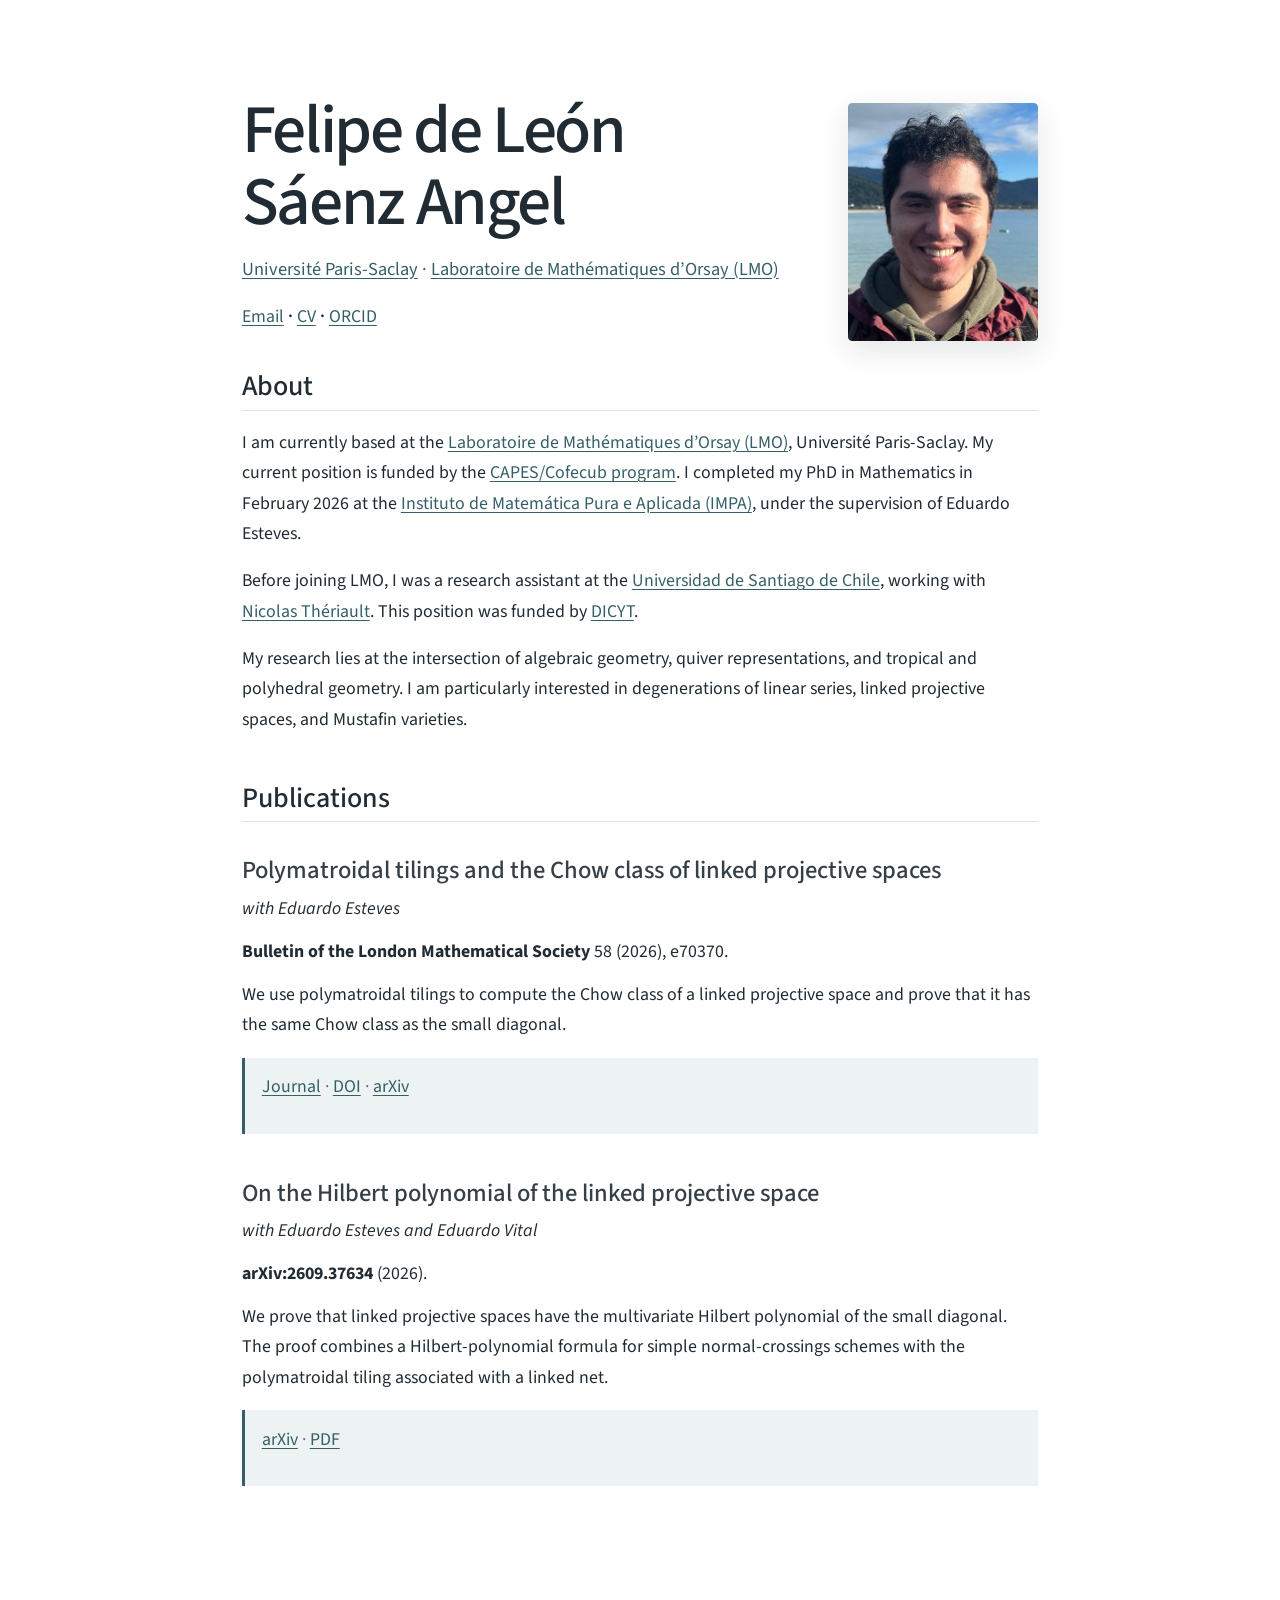
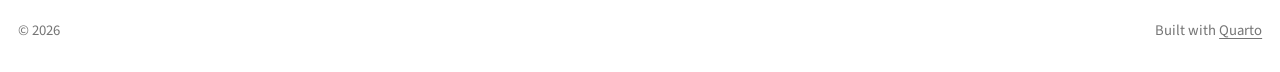
<file: index.html>
<!DOCTYPE html>
<html xmlns="http://www.w3.org/1999/xhtml" lang="en" xml:lang="en"><head>

<meta charset="utf-8">
<meta name="generator" content="quarto-1.10.18">

<meta name="viewport" content="width=device-width, initial-scale=1.0, user-scalable=yes">


<title>Felipe de León Sáenz Angel – Felipe de León</title>
<style>
/* Default styles provided by pandoc.
** See https://pandoc.org/MANUAL.html#variables-for-html for config info.
*/
span.smallcaps{font-variant: small-caps;}
div.columns{display: flex; gap: 1.5em;}
div.column{flex: auto;}
@media screen {
div.columns{gap: min(4vw, 1.5em);}
div.column{overflow-x: auto;}
}
div.hanging-indent{margin-left: 1.5em; text-indent: -1.5em;}
ul.task-list{list-style: none;}
ul.task-list li input[type="checkbox"] {
  width: 0.8em;
  margin: 0 0.8em 0.2em -1em; /* quarto-specific, see https://github.com/quarto-dev/quarto-cli/issues/4556 */ 
  vertical-align: middle;
}
</style>


<script src="site_libs/quarto-nav/quarto-nav.js"></script>
<script src="site_libs/clipboard/clipboard.min.js"></script>
<script src="site_libs/quarto-search/autocomplete.umd.js"></script>
<script src="site_libs/quarto-search/fuse.min.js"></script>
<script src="site_libs/quarto-search/quarto-search.js"></script>
<meta name="quarto:offset" content="./">
<script src="site_libs/quarto-html/quarto.js" type="module"></script>
<script src="site_libs/quarto-html/tabsets/tabsets.js" type="module"></script>
<script src="site_libs/quarto-html/popper.min.js"></script>
<script src="site_libs/quarto-html/tippy.umd.min.js"></script>
<script src="site_libs/quarto-html/anchor.min.js"></script>
<link href="site_libs/quarto-html/tippy.css" rel="stylesheet">
<link href="site_libs/quarto-html/quarto-syntax-highlighting-64a204ab8560d761af7679ceaba22944.css" rel="stylesheet" id="quarto-text-highlighting-styles">
<script src="site_libs/bootstrap/bootstrap.min.js"></script>
<link href="site_libs/bootstrap/bootstrap-icons.css" rel="stylesheet">
<link href="site_libs/bootstrap/bootstrap-faecc01bb78e9d82fae992a54ca4dc4d.min.css" rel="stylesheet" append-hash="true" id="quarto-bootstrap" data-mode="light">
<script id="quarto-search-options" type="application/json">{
  "location": "sidebar",
  "copy-button": false,
  "collapse-after": 3,
  "panel-placement": "start",
  "type": "textbox",
  "limit": 50,
  "keyboard-shortcut": [
    "f",
    "/",
    "s"
  ],
  "show-item-context": false,
  "language": {
    "search-no-results-text": "No results",
    "search-matching-documents-text": "matching documents",
    "search-copy-link-title": "Copy link to search",
    "search-hide-matches-text": "Hide additional matches",
    "search-more-match-text": "more match in this document",
    "search-more-matches-text": "more matches in this document",
    "search-clear-button-title": "Clear",
    "search-text-placeholder": "",
    "search-detached-cancel-button-title": "Cancel",
    "search-submit-button-title": "Submit",
    "search-label": "Search"
  }
}</script>
<style>html{ scroll-behavior: smooth; }</style>


<link rel="stylesheet" href="styles.css">
<meta property="og:title" content="Felipe de León Sáenz Angel">
<meta property="og:description" content="Academic website of Felipe de León Sáenz Angel">
<meta property="og:image" content="https://felipedeleonmath.github.io/images/profile.jpg">
<meta property="og:site_name" content="Felipe de León">
<meta property="og:image:alt" content="Portrait of Felipe de León Sáenz Angel">
</head>

<body class="home-page fullcontent quarto-light">

<div id="quarto-search-results"></div>
<!-- content -->
<div id="quarto-content" class="quarto-container page-columns page-rows-contents page-layout-article">
<!-- sidebar -->
<!-- margin-sidebar -->
    
<!-- main -->
<main class="content" id="quarto-document-content"><header id="title-block-header" class="quarto-title-block"><h1 class="title display-7">Felipe de León Sáenz Angel</h1></header>

<header id="title-block-header">


</header>


<div class="hero">
<section id="felipe-de-león-sáenz-angel" class="level1 hero-copy">
<h1>Felipe de León Sáenz Angel</h1>
<div class="affiliation">
<p><a href="https://www.universite-paris-saclay.fr/">Université Paris-Saclay</a> · <a href="https://www.imo.universite-paris-saclay.fr/fr/la-recherche/">Laboratoire de Mathématiques d’Orsay (LMO)</a></p>
</div>
<div class="profile-links">
<p><a href="mailto:felipedeleon.math@gmail.com">Email</a> · <a href="files/cv.pdf">CV</a> · <a href="https://orcid.org/0009-0000-8266-4414">ORCID</a></p>
</div>
</section>
<div class="portrait">
<p><img src="images/profile.jpg" class="profile-photo img-fluid" alt="Portrait of Felipe de León Sáenz Angel"></p>
</div>
</div>
<section id="about" class="level2">
<h2 class="anchored" data-anchor-id="about">About</h2>
<p>I am currently based at the <a href="https://www.imo.universite-paris-saclay.fr/fr/la-recherche/">Laboratoire de Mathématiques d’Orsay (LMO)</a>, Université Paris-Saclay. My current position is funded by the <a href="https://www.gov.br/capes/pt-br/acesso-a-informacao/acoes-e-programas/bolsas/bolsas-e-auxilios-internacionais/bolsas-e-auxilios-internacionais/encontre-aqui/paises/franca/cofecub">CAPES/Cofecub program</a>. I completed my PhD in Mathematics in February 2026 at the <a href="https://impa.br/">Instituto de Matemática Pura e Aplicada (IMPA)</a>, under the supervision of Eduardo Esteves.</p>
<p>Before joining LMO, I was a research assistant at the <a href="https://www.usach.cl/">Universidad de Santiago de Chile</a>, working with <a href="https://www.magister.dmcc.usach.cl/profesores-del-programa/nicolas-theriault/">Nicolas Thériault</a>. This position was funded by <a href="https://dicyt.usach.cl/">DICYT</a>.</p>
<p>My research lies at the intersection of algebraic geometry, quiver representations, and tropical and polyhedral geometry. I am particularly interested in degenerations of linear series, linked projective spaces, and Mustafin varieties.</p>
</section>
<section id="publications" class="level2">
<h2 class="anchored" data-anchor-id="publications">Publications</h2>
<section id="polymatroidal-tilings-and-the-chow-class-of-linked-projective-spaces" class="level3 publication-entry">
<h3 class="anchored" data-anchor-id="polymatroidal-tilings-and-the-chow-class-of-linked-projective-spaces">Polymatroidal tilings and the Chow class of linked projective spaces</h3>
<p><em>with Eduardo Esteves</em></p>
<p><strong>Bulletin of the London Mathematical Society</strong> 58 (2026), e70370.</p>
<p>We use polymatroidal tilings to compute the Chow class of a linked projective space and prove that it has the same Chow class as the small diagonal.</p>
<div class="project-links">
<p><a href="https://londmathsoc.onlinelibrary.wiley.com/doi/10.1112/blms.70370">Journal</a> · <a href="https://doi.org/10.1112/blms.70370">DOI</a> · <a href="https://arxiv.org/abs/2508.14799">arXiv</a></p>
</div>
</section>
<section id="on-the-hilbert-polynomial-of-the-linked-projective-space" class="level3 publication-entry">
<h3 class="anchored" data-anchor-id="on-the-hilbert-polynomial-of-the-linked-projective-space">On the Hilbert polynomial of the linked projective space</h3>
<p><em>with Eduardo Esteves and Eduardo Vital</em></p>
<p><strong>arXiv:2609.37634</strong> (2026).</p>
<p>We prove that linked projective spaces have the multivariate Hilbert polynomial of the small diagonal. The proof combines a Hilbert-polynomial formula for simple normal-crossings schemes with the polymatroidal tiling associated with a linked net.</p>
<div class="project-links">
<p><a href="https://arxiv.org/abs/2609.37634">arXiv</a> · <a href="https://arxiv.org/pdf/2609.37634">PDF</a></p>
</div>
</section>


</section>

</main> <!-- /main -->
<script id="quarto-html-after-body" type="application/javascript">
  window.document.addEventListener("DOMContentLoaded", function (event) {
    const icon = "";
    const anchorJS = new window.AnchorJS();
    anchorJS.options = {
      placement: 'right',
      icon: icon
    };
    anchorJS.add('.anchored');
    const isCodeAnnotation = (el) => {
      for (const clz of el.classList) {
        if (clz.startsWith('code-annotation-')) {                     
          return true;
        }
      }
      return false;
    }
    const onCopySuccess = function(e) {
      // button target
      const button = e.trigger;
      // don't keep focus
      button.blur();
      // flash "checked"
      button.classList.add('code-copy-button-checked');
      var currentTitle = button.getAttribute("title");
      button.setAttribute("title", "Copied!");
      let tooltip;
      if (window.bootstrap) {
        button.setAttribute("data-bs-toggle", "tooltip");
        button.setAttribute("data-bs-placement", "left");
        button.setAttribute("data-bs-title", "Copied!");
        tooltip = new bootstrap.Tooltip(button, 
          { trigger: "manual", 
            customClass: "code-copy-button-tooltip",
            offset: [0, -8]});
        tooltip.show();    
      }
      setTimeout(function() {
        if (tooltip) {
          tooltip.hide();
          button.removeAttribute("data-bs-title");
          button.removeAttribute("data-bs-toggle");
          button.removeAttribute("data-bs-placement");
        }
        button.setAttribute("title", currentTitle);
        button.classList.remove('code-copy-button-checked');
      }, 1000);
      // clear code selection
      e.clearSelection();
    }
    const getTextToCopy = function(trigger) {
      const outerScaffold = trigger.parentElement.cloneNode(true);
      const codeEl = outerScaffold.querySelector('code');
      for (const childEl of codeEl.children) {
        if (isCodeAnnotation(childEl)) {
          childEl.remove();
        }
      }
      return codeEl.innerText;
    }
    const clipboard = new window.ClipboardJS('.code-copy-button:not([data-in-quarto-modal])', {
      text: getTextToCopy
    });
    clipboard.on('success', onCopySuccess);
    if (window.document.getElementById('quarto-embedded-source-code-modal')) {
      const clipboardModal = new window.ClipboardJS('.code-copy-button[data-in-quarto-modal]', {
        text: getTextToCopy,
        container: window.document.getElementById('quarto-embedded-source-code-modal')
      });
      clipboardModal.on('success', onCopySuccess);
    }
      var localhostRegex = new RegExp(/^(?:http|https):\/\/localhost\:?[0-9]*\//);
      var mailtoRegex = new RegExp(/^mailto:/);
        var filterRegex = new RegExp("https:\/\/felipedeleonmath\.github\.io");
      var isInternal = (href) => {
          return filterRegex.test(href) || localhostRegex.test(href) || mailtoRegex.test(href);
      }
      // Inspect non-navigation links and adorn them if external
     var links = window.document.querySelectorAll('a[href]:not(.nav-link):not(.navbar-brand):not(.toc-action):not(.sidebar-link):not(.sidebar-item-toggle):not(.pagination-link):not(.no-external):not([aria-hidden]):not(.dropdown-item):not(.quarto-navigation-tool):not(.about-link)');
      for (var i=0; i<links.length; i++) {
        const link = links[i];
        if (!isInternal(link.href)) {
          // undo the damage that might have been done by quarto-nav.js in the case of
          // links that we want to consider external
          if (link.dataset.originalHref !== undefined) {
            link.href = link.dataset.originalHref;
          }
            // target, if specified
            link.setAttribute("target", "_blank");
            if (link.getAttribute("rel") === null) {
              link.setAttribute("rel", "noopener");
            }
        }
      }
    function tippyHover(el, contentFn, onTriggerFn, onUntriggerFn) {
      const config = {
        allowHTML: true,
        maxWidth: 500,
        delay: 100,
        arrow: false,
        appendTo: function(el) {
            return el.parentElement;
        },
        interactive: true,
        interactiveBorder: 10,
        theme: 'quarto',
        placement: 'bottom-start',
      };
      if (contentFn) {
        config.content = contentFn;
      }
      if (onTriggerFn) {
        config.onTrigger = onTriggerFn;
      }
      if (onUntriggerFn) {
        config.onUntrigger = onUntriggerFn;
      }
      window.tippy(el, config); 
    }
    const noterefs = window.document.querySelectorAll('a[role="doc-noteref"]');
    for (var i=0; i<noterefs.length; i++) {
      const ref = noterefs[i];
      tippyHover(ref, function() {
        // use id or data attribute instead here
        let href = ref.getAttribute('data-footnote-href') || ref.getAttribute('href');
        try { href = new URL(href).hash; } catch {}
        const id = href.replace(/^#\/?/, "");
        const note = window.document.getElementById(id);
        if (note) {
          return note.innerHTML;
        } else {
          return "";
        }
      });
    }
    const xrefs = window.document.querySelectorAll('a.quarto-xref');
    const processXRef = (id, note) => {
      // Strip column container classes
      const stripColumnClz = (el) => {
        el.classList.remove("page-full", "page-columns");
        if (el.children) {
          for (const child of el.children) {
            stripColumnClz(child);
          }
        }
      }
      stripColumnClz(note)
      if (id === null || id.startsWith('sec-')) {
        // Special case sections, only their first couple elements
        const container = document.createElement("div");
        if (note.children && note.children.length > 2) {
          container.appendChild(note.children[0].cloneNode(true));
          for (let i = 1; i < note.children.length; i++) {
            const child = note.children[i];
            if (child.tagName === "P" && child.innerText === "") {
              continue;
            } else {
              container.appendChild(child.cloneNode(true));
              break;
            }
          }
          if (window.Quarto?.typesetMath) {
            window.Quarto.typesetMath(container);
          }
          return container.innerHTML
        } else {
          if (window.Quarto?.typesetMath) {
            window.Quarto.typesetMath(note);
          }
          return note.innerHTML;
        }
      } else {
        // Remove any anchor links if they are present
        const anchorLink = note.querySelector('a.anchorjs-link');
        if (anchorLink) {
          anchorLink.remove();
        }
        if (window.Quarto?.typesetMath) {
          window.Quarto.typesetMath(note);
        }
        if (note.classList.contains("callout")) {
          return note.outerHTML;
        } else {
          return note.innerHTML;
        }
      }
    }
    for (var i=0; i<xrefs.length; i++) {
      const xref = xrefs[i];
      tippyHover(xref, undefined, function(instance) {
        instance.disable();
        let url = xref.getAttribute('href');
        let hash = undefined; 
        if (url.startsWith('#')) {
          hash = url;
        } else {
          try { hash = new URL(url).hash; } catch {}
        }
        if (hash) {
          const id = hash.replace(/^#\/?/, "");
          const note = window.document.getElementById(id);
          if (note !== null) {
            try {
              const html = processXRef(id, note.cloneNode(true));
              instance.setContent(html);
            } finally {
              instance.enable();
              instance.show();
            }
          } else {
            // See if we can fetch this
            fetch(url.split('#')[0])
            .then(res => res.text())
            .then(html => {
              const parser = new DOMParser();
              const htmlDoc = parser.parseFromString(html, "text/html");
              const note = htmlDoc.getElementById(id);
              if (note !== null) {
                const html = processXRef(id, note);
                instance.setContent(html);
              } 
            }).finally(() => {
              instance.enable();
              instance.show();
            });
          }
        } else {
          // See if we can fetch a full url (with no hash to target)
          // This is a special case and we should probably do some content thinning / targeting
          fetch(url)
          .then(res => res.text())
          .then(html => {
            const parser = new DOMParser();
            const htmlDoc = parser.parseFromString(html, "text/html");
            const note = htmlDoc.querySelector('main.content');
            if (note !== null) {
              // This should only happen for chapter cross references
              // (since there is no id in the URL)
              // remove the first header
              if (note.children.length > 0 && note.children[0].tagName === "HEADER") {
                note.children[0].remove();
              }
              const html = processXRef(null, note);
              instance.setContent(html);
            } 
          }).finally(() => {
            instance.enable();
            instance.show();
          });
        }
      }, function(instance) {
      });
    }
        let selectedAnnoteEl;
        const selectorForAnnotation = ( cell, annotation) => {
          let cellAttr = 'data-code-cell="' + cell + '"';
          let lineAttr = 'data-code-annotation="' +  annotation + '"';
          const selector = 'span[' + cellAttr + '][' + lineAttr + ']';
          return selector;
        }
        const selectCodeLines = (annoteEl) => {
          const doc = window.document;
          const targetCell = annoteEl.getAttribute("data-target-cell");
          const targetAnnotation = annoteEl.getAttribute("data-target-annotation");
          const annoteSpan = window.document.querySelector(selectorForAnnotation(targetCell, targetAnnotation));
          const lines = annoteSpan.getAttribute("data-code-lines").split(",");
          const lineIds = lines.map((line) => {
            return targetCell + "-" + line;
          })
          let top = null;
          let height = null;
          let parent = null;
          if (lineIds.length > 0) {
              //compute the position of the single el (top and bottom and make a div)
              const el = window.document.getElementById(lineIds[0]);
              top = el.offsetTop;
              height = el.offsetHeight;
              parent = el.parentElement.parentElement;
            if (lineIds.length > 1) {
              const lastEl = window.document.getElementById(lineIds[lineIds.length - 1]);
              const bottom = lastEl.offsetTop + lastEl.offsetHeight;
              height = bottom - top;
            }
            if (top !== null && height !== null && parent !== null) {
              // cook up a div (if necessary) and position it 
              let div = window.document.getElementById("code-annotation-line-highlight");
              if (div === null) {
                div = window.document.createElement("div");
                div.setAttribute("id", "code-annotation-line-highlight");
                div.style.position = 'absolute';
                parent.appendChild(div);
              }
              div.style.top = top - 2 + "px";
              div.style.height = height + 4 + "px";
              div.style.left = 0;
              let gutterDiv = window.document.getElementById("code-annotation-line-highlight-gutter");
              if (gutterDiv === null) {
                gutterDiv = window.document.createElement("div");
                gutterDiv.setAttribute("id", "code-annotation-line-highlight-gutter");
                gutterDiv.style.position = 'absolute';
                const codeCell = window.document.getElementById(targetCell);
                const gutter = codeCell.querySelector('.code-annotation-gutter');
                gutter.appendChild(gutterDiv);
              }
              gutterDiv.style.top = top - 2 + "px";
              gutterDiv.style.height = height + 4 + "px";
            }
            selectedAnnoteEl = annoteEl;
          }
        };
        const unselectCodeLines = () => {
          const elementsIds = ["code-annotation-line-highlight", "code-annotation-line-highlight-gutter"];
          elementsIds.forEach((elId) => {
            const div = window.document.getElementById(elId);
            if (div) {
              div.remove();
            }
          });
          selectedAnnoteEl = undefined;
        };
          // Handle positioning of the toggle
      window.addEventListener(
        "resize",
        throttle(() => {
          elRect = undefined;
          if (selectedAnnoteEl) {
            selectCodeLines(selectedAnnoteEl);
          }
        }, 10)
      );
      function throttle(fn, ms) {
      let throttle = false;
      let timer;
        return (...args) => {
          if(!throttle) { // first call gets through
              fn.apply(this, args);
              throttle = true;
          } else { // all the others get throttled
              if(timer) clearTimeout(timer); // cancel #2
              timer = setTimeout(() => {
                fn.apply(this, args);
                timer = throttle = false;
              }, ms);
          }
        };
      }
        // Attach click handler to the DT
        const annoteDls = window.document.querySelectorAll('dt[data-target-cell]');
        for (const annoteDlNode of annoteDls) {
          annoteDlNode.addEventListener('click', (event) => {
            const clickedEl = event.target;
            if (clickedEl !== selectedAnnoteEl) {
              unselectCodeLines();
              const activeEl = window.document.querySelector('dt[data-target-cell].code-annotation-active');
              if (activeEl) {
                activeEl.classList.remove('code-annotation-active');
              }
              selectCodeLines(clickedEl);
              clickedEl.classList.add('code-annotation-active');
            } else {
              // Unselect the line
              unselectCodeLines();
              clickedEl.classList.remove('code-annotation-active');
            }
          });
        }
    const findCites = (el) => {
      const parentEl = el.parentElement;
      if (parentEl) {
        const cites = parentEl.dataset.cites;
        if (cites) {
          return {
            el,
            cites: cites.split(' ')
          };
        } else {
          return findCites(el.parentElement)
        }
      } else {
        return undefined;
      }
    };
    var bibliorefs = window.document.querySelectorAll('a[role="doc-biblioref"]');
    for (var i=0; i<bibliorefs.length; i++) {
      const ref = bibliorefs[i];
      const citeInfo = findCites(ref);
      if (citeInfo) {
        tippyHover(citeInfo.el, function() {
          var popup = window.document.createElement('div');
          citeInfo.cites.forEach(function(cite) {
            var citeDiv = window.document.createElement('div');
            citeDiv.classList.add('hanging-indent');
            citeDiv.classList.add('csl-entry');
            var biblioDiv = window.document.getElementById('ref-' + cite);
            if (biblioDiv) {
              citeDiv.innerHTML = biblioDiv.innerHTML;
            }
            popup.appendChild(citeDiv);
          });
          return popup.innerHTML;
        });
      }
    }
  });
  </script>
</div> <!-- /content -->
<footer class="footer">
  <div class="nav-footer">
    <div class="nav-footer-left">
<p>© 2026</p>
</div>   
    <div class="nav-footer-center">
      &nbsp;
    </div>
    <div class="nav-footer-right">
<p>Built with <a href="https://quarto.org/">Quarto</a></p>
</div>
  </div>
</footer>




<script src="site_libs/quarto-html/zenscroll-min.js"></script>
</body></html>
</file>
<file: site_libs/quarto-html/tippy.css>
.tippy-box[data-animation=fade][data-state=hidden]{opacity:0}[data-tippy-root]{max-width:calc(100vw - 10px)}.tippy-box{position:relative;background-color:#333;color:#fff;border-radius:4px;font-size:14px;line-height:1.4;white-space:normal;outline:0;transition-property:transform,visibility,opacity}.tippy-box[data-placement^=top]>.tippy-arrow{bottom:0}.tippy-box[data-placement^=top]>.tippy-arrow:before{bottom:-7px;left:0;border-width:8px 8px 0;border-top-color:initial;transform-origin:center top}.tippy-box[data-placement^=bottom]>.tippy-arrow{top:0}.tippy-box[data-placement^=bottom]>.tippy-arrow:before{top:-7px;left:0;border-width:0 8px 8px;border-bottom-color:initial;transform-origin:center bottom}.tippy-box[data-placement^=left]>.tippy-arrow{right:0}.tippy-box[data-placement^=left]>.tippy-arrow:before{border-width:8px 0 8px 8px;border-left-color:initial;right:-7px;transform-origin:center left}.tippy-box[data-placement^=right]>.tippy-arrow{left:0}.tippy-box[data-placement^=right]>.tippy-arrow:before{left:-7px;border-width:8px 8px 8px 0;border-right-color:initial;transform-origin:center right}.tippy-box[data-inertia][data-state=visible]{transition-timing-function:cubic-bezier(.54,1.5,.38,1.11)}.tippy-arrow{width:16px;height:16px;color:#333}.tippy-arrow:before{content:"";position:absolute;border-color:transparent;border-style:solid}.tippy-content{position:relative;padding:5px 9px;z-index:1}
</file>
<file: site_libs/quarto-html/quarto-syntax-highlighting-64a204ab8560d761af7679ceaba22944.css>
/* quarto syntax highlight colors */
:root {
  --quarto-hl-ot-color: #003B4F;
  --quarto-hl-at-color: #657422;
  --quarto-hl-ss-color: #20794D;
  --quarto-hl-an-color: #5E5E5E;
  --quarto-hl-fu-color: #4758AB;
  --quarto-hl-st-color: #20794D;
  --quarto-hl-cf-color: #003B4F;
  --quarto-hl-op-color: #5E5E5E;
  --quarto-hl-er-color: #AD0000;
  --quarto-hl-bn-color: #AD0000;
  --quarto-hl-al-color: #AD0000;
  --quarto-hl-va-color: #111111;
  --quarto-hl-bu-color: inherit;
  --quarto-hl-ex-color: inherit;
  --quarto-hl-pp-color: #AD0000;
  --quarto-hl-in-color: #5E5E5E;
  --quarto-hl-vs-color: #20794D;
  --quarto-hl-wa-color: #5E5E5E;
  --quarto-hl-do-color: #5E5E5E;
  --quarto-hl-im-color: #00769E;
  --quarto-hl-ch-color: #20794D;
  --quarto-hl-dt-color: #AD0000;
  --quarto-hl-fl-color: #AD0000;
  --quarto-hl-co-color: #5E5E5E;
  --quarto-hl-cv-color: #5E5E5E;
  --quarto-hl-cn-color: #8f5902;
  --quarto-hl-sc-color: #5E5E5E;
  --quarto-hl-dv-color: #AD0000;
  --quarto-hl-kw-color: #003B4F;
}

/* other quarto variables */
:root {
  --quarto-font-monospace: SFMono-Regular, Menlo, Monaco, Consolas, "Liberation Mono", "Courier New", monospace;
}

/* syntax highlight based on Pandoc's rules */
pre > code.sourceCode > span {
  color: #003B4F;
}

code.sourceCode > span {
  color: #003B4F;
}

div.sourceCode,
div.sourceCode pre.sourceCode {
  color: #003B4F;
}

/* Normal */
code span {
  color: #003B4F;
}

/* Alert */
code span.al {
  color: #AD0000;
  font-style: inherit;
}

/* Annotation */
code span.an {
  color: #5E5E5E;
  font-style: inherit;
}

/* Attribute */
code span.at {
  color: #657422;
  font-style: inherit;
}

/* BaseN */
code span.bn {
  color: #AD0000;
  font-style: inherit;
}

/* BuiltIn */
code span.bu {
  font-style: inherit;
}

/* ControlFlow */
code span.cf {
  color: #003B4F;
  font-weight: bold;
  font-style: inherit;
}

/* Char */
code span.ch {
  color: #20794D;
  font-style: inherit;
}

/* Constant */
code span.cn {
  color: #8f5902;
  font-style: inherit;
}

/* Comment */
code span.co {
  color: #5E5E5E;
  font-style: inherit;
}

/* CommentVar */
code span.cv {
  color: #5E5E5E;
  font-style: italic;
}

/* Documentation */
code span.do {
  color: #5E5E5E;
  font-style: italic;
}

/* DataType */
code span.dt {
  color: #AD0000;
  font-style: inherit;
}

/* DecVal */
code span.dv {
  color: #AD0000;
  font-style: inherit;
}

/* Error */
code span.er {
  color: #AD0000;
  font-style: inherit;
}

/* Extension */
code span.ex {
  font-style: inherit;
}

/* Float */
code span.fl {
  color: #AD0000;
  font-style: inherit;
}

/* Function */
code span.fu {
  color: #4758AB;
  font-style: inherit;
}

/* Import */
code span.im {
  color: #00769E;
  font-style: inherit;
}

/* Information */
code span.in {
  color: #5E5E5E;
  font-style: inherit;
}

/* Keyword */
code span.kw {
  color: #003B4F;
  font-weight: bold;
  font-style: inherit;
}

/* Operator */
code span.op {
  color: #5E5E5E;
  font-style: inherit;
}

/* Other */
code span.ot {
  color: #003B4F;
  font-style: inherit;
}

/* Preprocessor */
code span.pp {
  color: #AD0000;
  font-style: inherit;
}

/* SpecialChar */
code span.sc {
  color: #5E5E5E;
  font-style: inherit;
}

/* SpecialString */
code span.ss {
  color: #20794D;
  font-style: inherit;
}

/* String */
code span.st {
  color: #20794D;
  font-style: inherit;
}

/* Variable */
code span.va {
  color: #111111;
  font-style: inherit;
}

/* VerbatimString */
code span.vs {
  color: #20794D;
  font-style: inherit;
}

/* Warning */
code span.wa {
  color: #5E5E5E;
  font-style: italic;
}

.prevent-inlining {
  content: "</";
}

/*# sourceMappingURL=9d8d5bb603a83b8298b89080a598c93b.css.map */
</file>
<file: styles.css>
:root {
  --ink: #202b33;
  --muted: #64717a;
  --accent: #355f67;
  --accent-soft: #edf3f3;
  --rule: #dbe3e5;
}

body {
  color: var(--ink);
  font-size: 1.05rem;
  line-height: 1.7;
}

.navbar {
  border-bottom: 1px solid var(--rule);
}

.navbar-brand {
  font-weight: 600;
  letter-spacing: 0.01em;
}

main.content {
  max-width: 900px;
}

.home-page main > .quarto-title-block {
  display: none;
}

h1, h2, h3 {
  font-weight: 500;
  color: var(--ink);
}

h2 {
  margin-top: 2.7rem;
  padding-bottom: 0.35rem;
  border-bottom: 1px solid var(--rule);
}

h3 {
  margin-top: 2rem;
}

a {
  color: var(--accent);
}

.hero {
  display: grid;
  grid-template-columns: minmax(0, 1fr) 190px;
  gap: 3rem;
  align-items: center;
  padding: 2.8rem 0 1.2rem;
}

.hero h1 {
  margin: 0 0 0.35rem;
  font-size: clamp(2.4rem, 6vw, 4rem);
  line-height: 1.05;
  letter-spacing: -0.035em;
}

.affiliation {
  margin-top: 0.9rem;
  color: var(--accent);
  font-size: 1.08rem;
}

.affiliation p {
  margin-bottom: 0;
}

.keywords {
  margin-top: 1.25rem;
  color: var(--muted);
  font-size: 0.95rem;
}

.profile-links {
  margin-top: 1rem;
  font-weight: 600;
}

.portrait {
  aspect-ratio: 4 / 5;
  overflow: hidden;
  border-radius: 0.25rem;
  box-shadow: 0 10px 30px rgba(32, 43, 51, 0.12);
}

.portrait p {
  height: 100%;
  margin: 0;
}

.profile-photo {
  width: 100%;
  height: 100%;
  display: block;
  object-fit: cover;
  object-position: 50% 42%;
}

.project-links,
.cv-placeholder {
  margin-top: 1rem;
  padding: 0.85rem 1rem;
  background: var(--accent-soft);
  color: var(--muted);
  border-left: 3px solid var(--accent);
}

.publication-entry {
  margin: 1.5rem 0 2.4rem;
  padding-bottom: 0.25rem;
}

.publication-entry h3 {
  margin-bottom: 0.45rem;
}

.publication-entry > p {
  margin-bottom: 0.75rem;
}

@media (max-width: 700px) {
  .hero {
    grid-template-columns: 1fr;
    gap: 1.5rem;
  }

  .portrait {
    max-width: 170px;
  }
}
</file>
